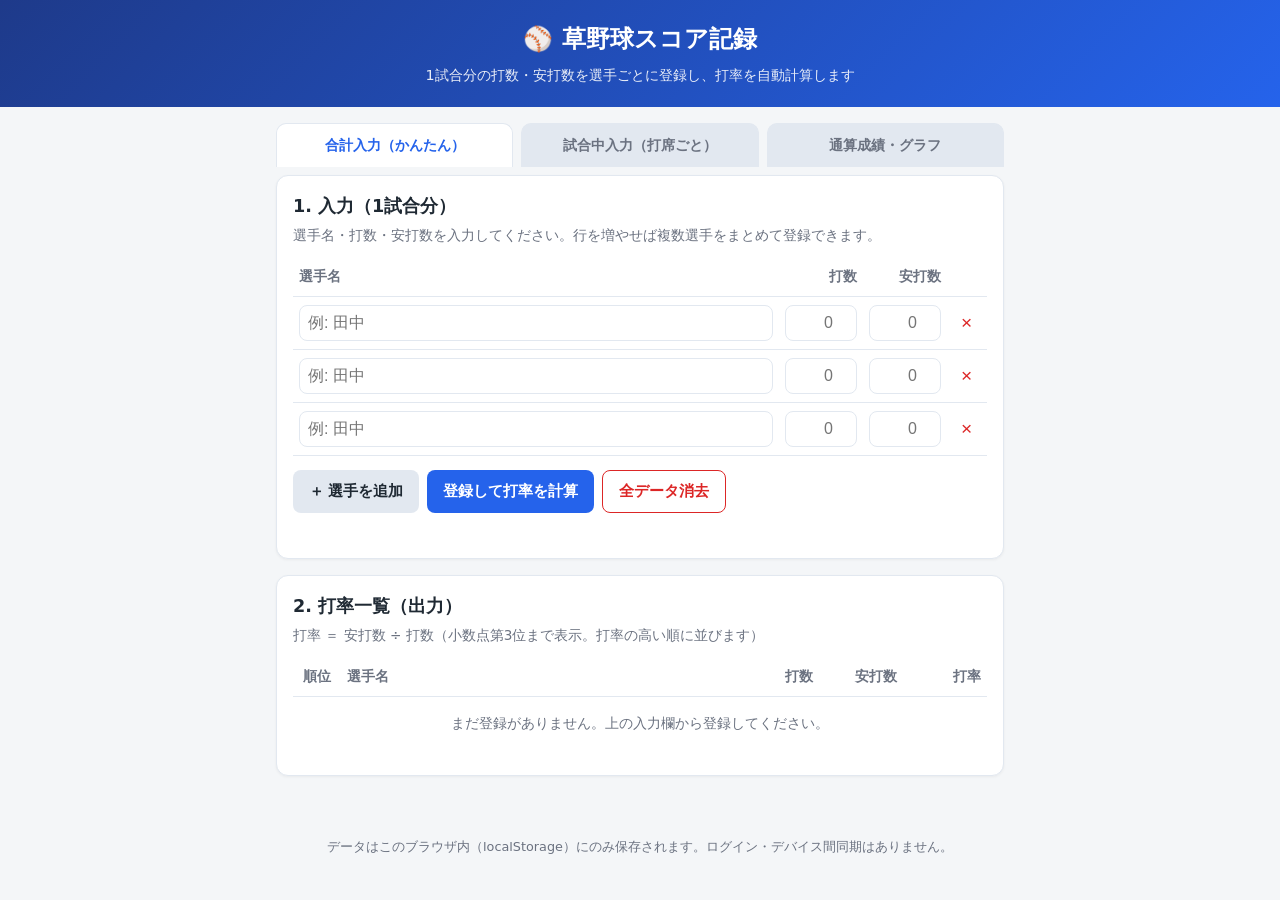
<file: index.html>
<!DOCTYPE html>
<html lang="ja">
<head>
  <meta charset="UTF-8">
  <meta name="viewport" content="width=device-width, initial-scale=1.0">
  <title>草野球スコア記録</title>
  <link rel="stylesheet" href="style.css">
</head>
<body>
  <header>
    <h1>⚾ 草野球スコア記録</h1>
    <p class="subtitle">1試合分の打数・安打数を選手ごとに登録し、打率を自動計算します</p>
  </header>

  <nav class="nav">
    <a href="index.html" class="nav-link active">合計入力（かんたん）</a>
    <a href="game.html" class="nav-link">試合中入力（打席ごと）</a>
    <a href="total.html" class="nav-link">通算成績・グラフ</a>
  </nav>

  <main>
    <!-- 入力エリア -->
    <section class="card" aria-labelledby="input-title">
      <h2 id="input-title">1. 入力（1試合分）</h2>
      <p class="hint">選手名・打数・安打数を入力してください。行を増やせば複数選手をまとめて登録できます。</p>

      <div class="table-wrap">
        <table id="input-table">
          <thead>
            <tr>
              <th class="col-name">選手名</th>
              <th class="col-num">打数</th>
              <th class="col-num">安打数</th>
              <th class="col-del"><span class="sr-only">削除</span></th>
            </tr>
          </thead>
          <tbody id="input-body">
            <!-- JSで行を生成 -->
          </tbody>
        </table>
      </div>

      <div class="actions">
        <button type="button" id="add-row" class="btn btn-sub">＋ 選手を追加</button>
        <button type="button" id="register" class="btn btn-main">登録して打率を計算</button>
        <button type="button" id="clear-all" class="btn btn-danger">全データ消去</button>
      </div>

      <p id="message" class="message" role="alert" aria-live="polite"></p>
    </section>

    <!-- 出力エリア -->
    <section class="card" aria-labelledby="result-title">
      <h2 id="result-title">2. 打率一覧（出力）</h2>
      <p class="hint">打率 ＝ 安打数 ÷ 打数（小数点第3位まで表示。打率の高い順に並びます）</p>

      <div class="table-wrap">
        <table id="result-table">
          <thead>
            <tr>
              <th class="col-rank">順位</th>
              <th class="col-name">選手名</th>
              <th class="col-num">打数</th>
              <th class="col-num">安打数</th>
              <th class="col-num">打率</th>
            </tr>
          </thead>
          <tbody id="result-body">
            <!-- JSで行を生成 -->
          </tbody>
          <tfoot id="result-foot">
            <!-- チーム合計 -->
          </tfoot>
        </table>
      </div>

      <p id="empty-note" class="hint empty-note">まだ登録がありません。上の入力欄から登録してください。</p>
    </section>
  </main>

  <footer>
    <p>データはこのブラウザ内（localStorage）にのみ保存されます。ログイン・デバイス間同期はありません。</p>
  </footer>

  <script src="app.js"></script>
</body>
</html>
</file>
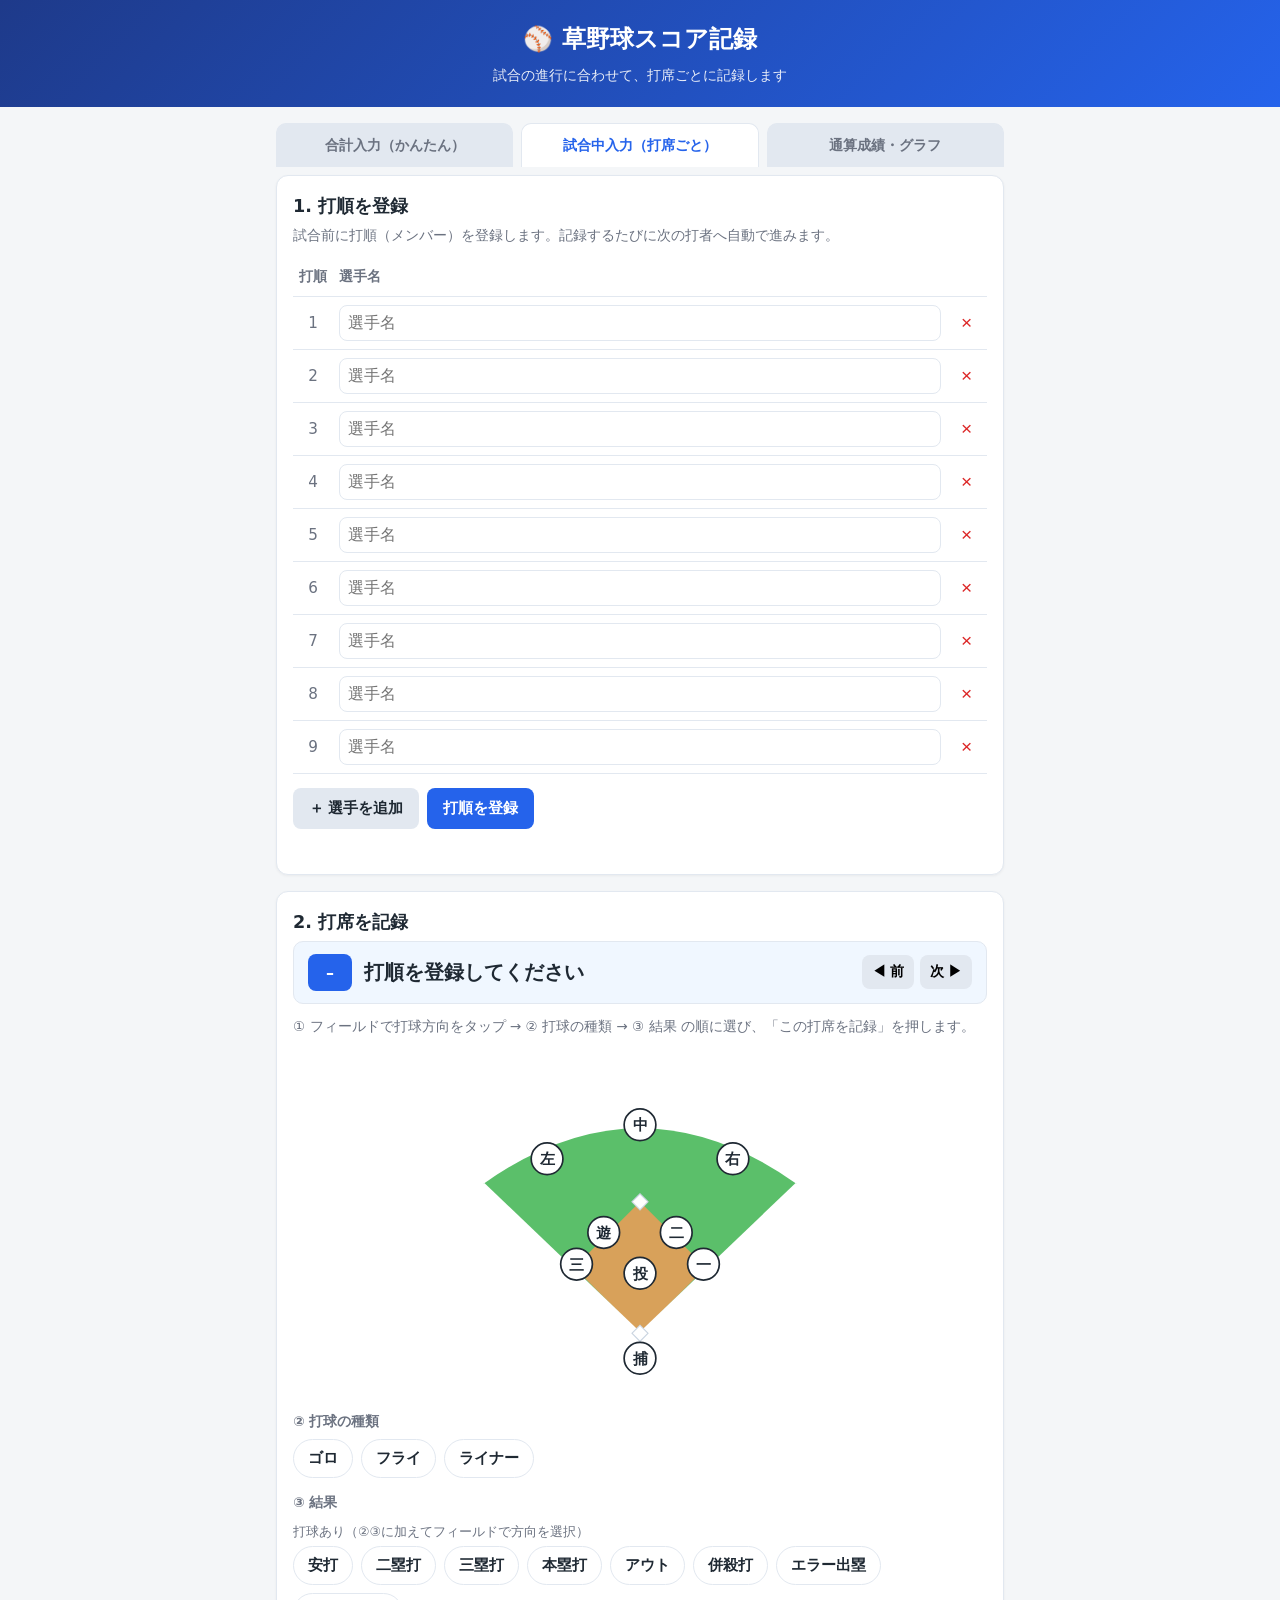
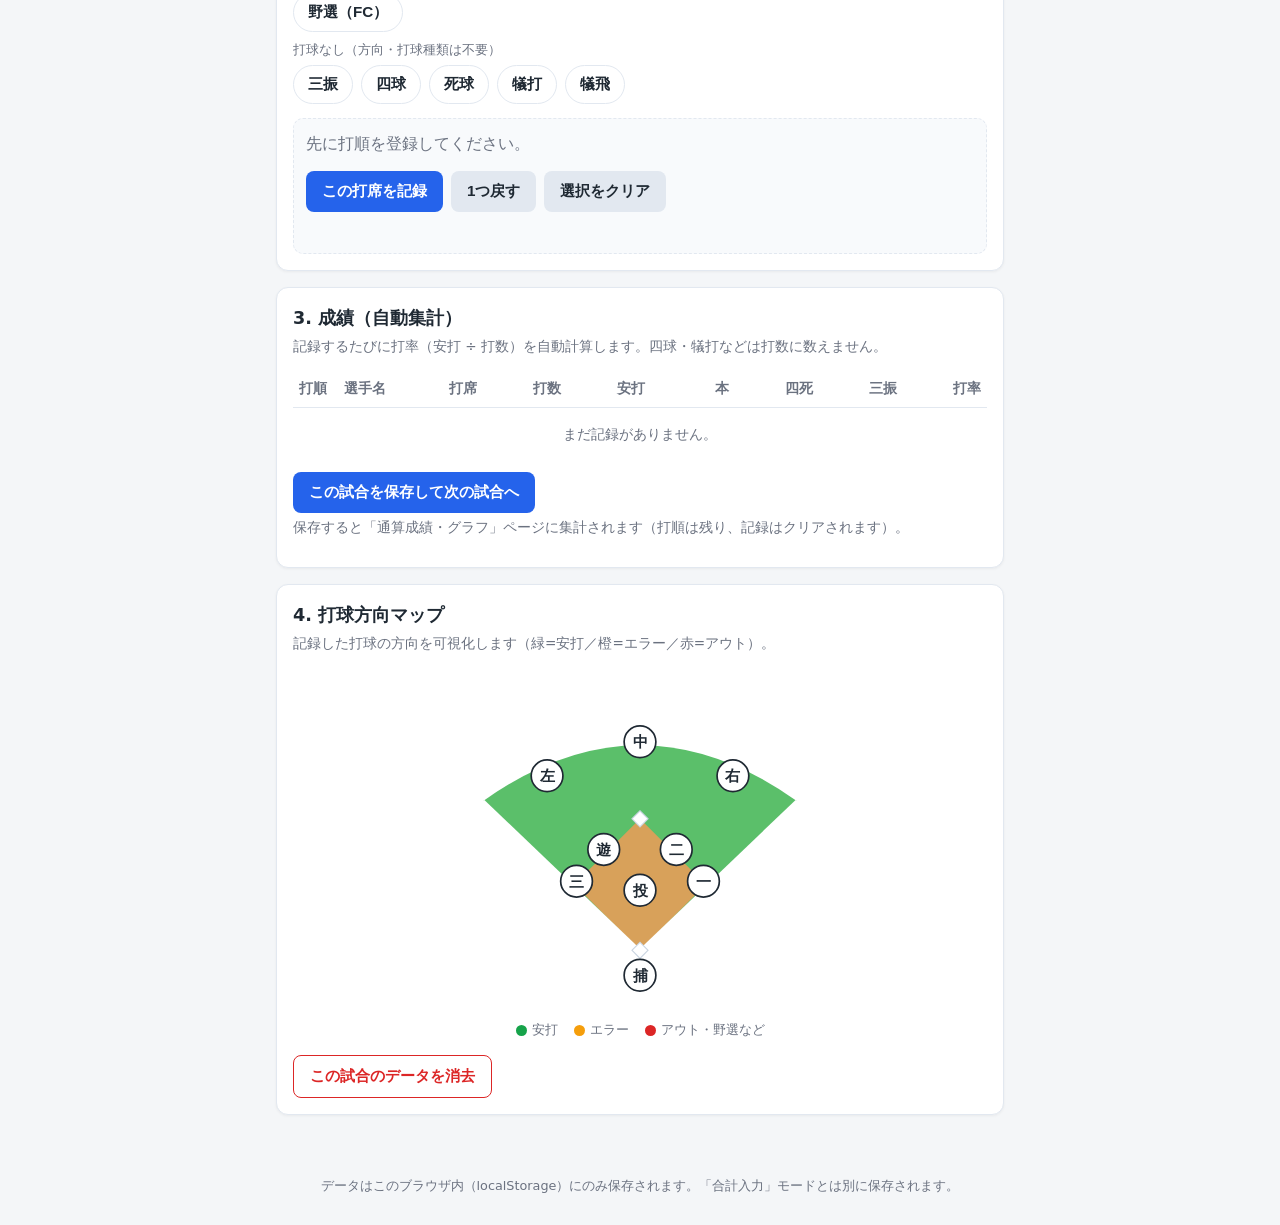
<file: game.html>
<!DOCTYPE html>
<html lang="ja">
<head>
  <meta charset="UTF-8">
  <meta name="viewport" content="width=device-width, initial-scale=1.0">
  <title>草野球スコア記録 — 試合中入力</title>
  <link rel="stylesheet" href="style.css">
  <link rel="stylesheet" href="game.css">
</head>
<body>
  <header>
    <h1>⚾ 草野球スコア記録</h1>
    <p class="subtitle">試合の進行に合わせて、打席ごとに記録します</p>
  </header>

  <nav class="nav">
    <a href="index.html" class="nav-link">合計入力（かんたん）</a>
    <a href="game.html" class="nav-link active">試合中入力（打席ごと）</a>
    <a href="total.html" class="nav-link">通算成績・グラフ</a>
  </nav>

  <main>
    <!-- 打順登録 -->
    <section class="card" aria-labelledby="lineup-title">
      <h2 id="lineup-title">1. 打順を登録</h2>
      <p class="hint">試合前に打順（メンバー）を登録します。記録するたびに次の打者へ自動で進みます。</p>
      <div class="table-wrap">
        <table>
          <thead>
            <tr><th class="ln-order">打順</th><th>選手名</th><th class="col-del"><span class="sr-only">削除</span></th></tr>
          </thead>
          <tbody id="lineup-body"></tbody>
        </table>
      </div>
      <div class="actions">
        <button type="button" id="add-lineup" class="btn btn-sub">＋ 選手を追加</button>
        <button type="button" id="save-lineup" class="btn btn-main">打順を登録</button>
      </div>
      <p id="lineup-msg" class="message" role="alert" aria-live="polite"></p>
    </section>

    <!-- 試合中入力 -->
    <section class="card" aria-labelledby="input-title">
      <h2 id="input-title">2. 打席を記録</h2>

      <div id="current-batter" class="current-batter">
        <span class="order">–</span>
        <span class="name">打順を登録してください</span>
        <span class="nav-batter">
          <button type="button" id="prev-batter" class="btn-mini">◀ 前</button>
          <button type="button" id="next-batter" class="btn-mini">次 ▶</button>
        </span>
      </div>

      <p class="hint">① フィールドで打球方向をタップ → ② 打球の種類 → ③ 結果 の順に選び、「この打席を記録」を押します。</p>

      <div class="field-wrap">
        <div id="field"></div>
      </div>

      <div class="choice-group">
        <div class="label">② 打球の種類</div>
        <div class="choices" id="ball-types">
          <button type="button" class="chip" data-ball="ゴロ">ゴロ</button>
          <button type="button" class="chip" data-ball="フライ">フライ</button>
          <button type="button" class="chip" data-ball="ライナー">ライナー</button>
        </div>
      </div>

      <div class="choice-group">
        <div class="label">③ 結果</div>
        <div class="result-block">
          <div class="sub-label">打球あり（②③に加えてフィールドで方向を選択）</div>
          <div class="choices">
            <button type="button" class="chip hit" data-result="安打">安打</button>
            <button type="button" class="chip hit" data-result="二塁打">二塁打</button>
            <button type="button" class="chip hit" data-result="三塁打">三塁打</button>
            <button type="button" class="chip hit" data-result="本塁打">本塁打</button>
            <button type="button" class="chip out" data-result="アウト">アウト</button>
            <button type="button" class="chip out" data-result="併殺">併殺打</button>
            <button type="button" class="chip out" data-result="エラー">エラー出塁</button>
            <button type="button" class="chip out" data-result="野選">野選（FC）</button>
          </div>
          <div class="sub-label">打球なし（方向・打球種類は不要）</div>
          <div class="choices">
            <button type="button" class="chip out" data-result="三振">三振</button>
            <button type="button" class="chip" data-result="四球">四球</button>
            <button type="button" class="chip" data-result="死球">死球</button>
            <button type="button" class="chip" data-result="犠打">犠打</button>
            <button type="button" class="chip" data-result="犠飛">犠飛</button>
          </div>
        </div>
      </div>

      <div class="selection-bar">
        <div class="summary" id="selection-summary"><span class="muted">まだ選択されていません。</span></div>
        <div class="actions">
          <button type="button" id="record" class="btn btn-main">この打席を記録</button>
          <button type="button" id="undo" class="btn btn-sub">1つ戻す</button>
          <button type="button" id="clear-selection" class="btn btn-sub">選択をクリア</button>
        </div>
        <p id="record-msg" class="message" role="alert" aria-live="polite"></p>
      </div>
    </section>

    <!-- 成績（打率一覧） -->
    <section class="card" aria-labelledby="stats-title">
      <h2 id="stats-title">3. 成績（自動集計）</h2>
      <p class="hint">記録するたびに打率（安打 ÷ 打数）を自動計算します。四球・犠打などは打数に数えません。</p>
      <div class="table-wrap">
        <table id="stats-table">
          <thead>
            <tr>
              <th class="ln-order">打順</th>
              <th>選手名</th>
              <th class="col-num">打席</th>
              <th class="col-num">打数</th>
              <th class="col-num">安打</th>
              <th class="col-num">本</th>
              <th class="col-num">四死</th>
              <th class="col-num">三振</th>
              <th class="col-num">打率</th>
            </tr>
          </thead>
          <tbody id="stats-body"></tbody>
          <tfoot id="stats-foot"></tfoot>
        </table>
      </div>
      <p id="stats-empty" class="hint empty-note">まだ記録がありません。</p>
      <div class="actions">
        <button type="button" id="save-game" class="btn btn-main">この試合を保存して次の試合へ</button>
      </div>
      <p class="hint">保存すると「通算成績・グラフ」ページに集計されます（打順は残り、記録はクリアされます）。</p>
    </section>

    <!-- 打球方向マップ -->
    <section class="card" aria-labelledby="spray-title">
      <h2 id="spray-title">4. 打球方向マップ</h2>
      <p class="hint">記録した打球の方向を可視化します（緑=安打／橙=エラー／赤=アウト）。</p>
      <div class="field-wrap">
        <div id="spray-field" class="field-static"></div>
      </div>
      <div class="legend">
        <span><i class="dot-legend dot-hit"></i>安打</span>
        <span><i class="dot-legend dot-err"></i>エラー</span>
        <span><i class="dot-legend dot-out"></i>アウト・野選など</span>
      </div>
      <div class="actions">
        <button type="button" id="clear-game" class="btn btn-danger">この試合のデータを消去</button>
      </div>
    </section>
  </main>

  <footer>
    <p>データはこのブラウザ内（localStorage）にのみ保存されます。「合計入力」モードとは別に保存されます。</p>
  </footer>

  <script src="game.js"></script>
</body>
</html>
</file>
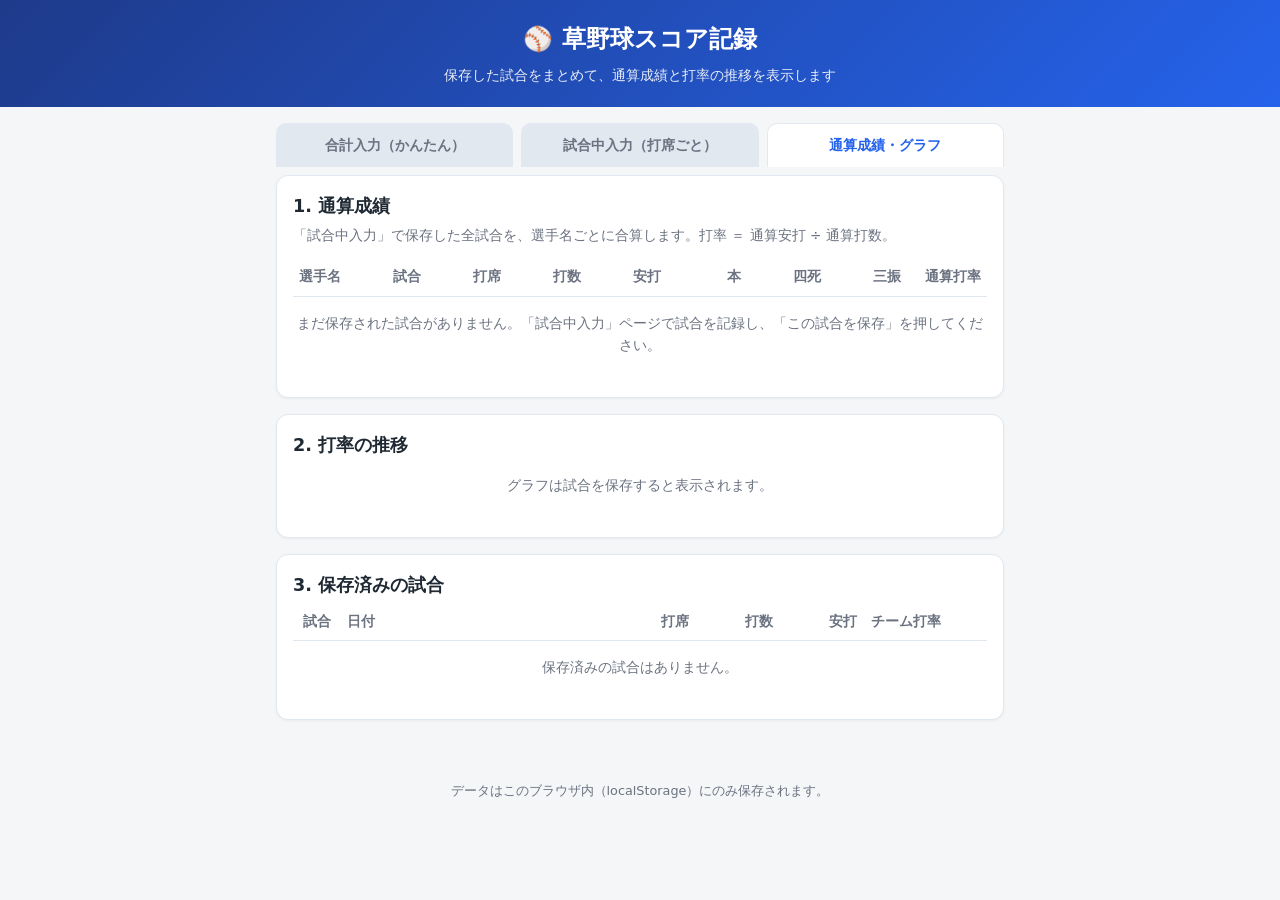
<file: total.html>
<!DOCTYPE html>
<html lang="ja">
<head>
  <meta charset="UTF-8">
  <meta name="viewport" content="width=device-width, initial-scale=1.0">
  <title>草野球スコア記録 — 通算成績・グラフ</title>
  <link rel="stylesheet" href="style.css">
  <link rel="stylesheet" href="total.css">
</head>
<body>
  <header>
    <h1>⚾ 草野球スコア記録</h1>
    <p class="subtitle">保存した試合をまとめて、通算成績と打率の推移を表示します</p>
  </header>

  <nav class="nav">
    <a href="index.html" class="nav-link">合計入力（かんたん）</a>
    <a href="game.html" class="nav-link">試合中入力（打席ごと）</a>
    <a href="total.html" class="nav-link active">通算成績・グラフ</a>
  </nav>

  <main>
    <!-- 通算成績 -->
    <section class="card" aria-labelledby="career-title">
      <h2 id="career-title">1. 通算成績</h2>
      <p class="hint">「試合中入力」で保存した全試合を、選手名ごとに合算します。打率 ＝ 通算安打 ÷ 通算打数。</p>
      <div class="table-wrap">
        <table id="career-table">
          <thead>
            <tr>
              <th>選手名</th>
              <th class="col-num">試合</th>
              <th class="col-num">打席</th>
              <th class="col-num">打数</th>
              <th class="col-num">安打</th>
              <th class="col-num">本</th>
              <th class="col-num">四死</th>
              <th class="col-num">三振</th>
              <th class="col-num">通算打率</th>
            </tr>
          </thead>
          <tbody id="career-body"></tbody>
          <tfoot id="career-foot"></tfoot>
        </table>
      </div>
      <p id="career-empty" class="hint empty-note">まだ保存された試合がありません。「試合中入力」ページで試合を記録し、「この試合を保存」を押してください。</p>
    </section>

    <!-- 打率推移グラフ -->
    <section class="card" aria-labelledby="chart-title">
      <h2 id="chart-title">2. 打率の推移</h2>
      <div class="chart-controls">
        <label for="chart-target" class="hint">表示対象：</label>
        <select id="chart-target">
          <option value="">チーム全体</option>
        </select>
      </div>
      <div class="chart-legend" id="chart-legend">
        <span><i class="key key-game"></i>その試合の打率</span>
        <span><i class="key key-career"></i>通算打率（累積）</span>
      </div>
      <div id="chart" class="chart-area"></div>
      <div id="chart-tooltip" class="chart-tooltip" hidden></div>
      <p id="chart-empty" class="hint empty-note">グラフは試合を保存すると表示されます。</p>
    </section>

    <!-- 保存済みの試合 -->
    <section class="card" aria-labelledby="games-title">
      <h2 id="games-title">3. 保存済みの試合</h2>
      <div class="table-wrap">
        <table id="games-table">
          <thead>
            <tr>
              <th class="col-rank">試合</th>
              <th>日付</th>
              <th class="col-num">打席</th>
              <th class="col-num">打数</th>
              <th class="col-num">安打</th>
              <th class="col-num">チーム打率</th>
              <th class="col-del"><span class="sr-only">削除</span></th>
            </tr>
          </thead>
          <tbody id="games-body"></tbody>
        </table>
      </div>
      <p id="games-empty" class="hint empty-note">保存済みの試合はありません。</p>
    </section>
  </main>

  <footer>
    <p>データはこのブラウザ内（localStorage）にのみ保存されます。</p>
  </footer>

  <script src="total.js"></script>
</body>
</html>
</file>
<file: style.css>
:root {
  --bg: #f4f6f8;
  --card: #ffffff;
  --ink: #1f2933;
  --muted: #6b7280;
  --line: #e2e8f0;
  --main: #2563eb;
  --main-dark: #1d4ed8;
  --sub: #64748b;
  --danger: #dc2626;
  --accent: #f0f7ff;
}

* { box-sizing: border-box; }

body {
  margin: 0;
  font-family: system-ui, "Hiragino Sans", "Yu Gothic", "Meiryo", sans-serif;
  background: var(--bg);
  color: var(--ink);
  line-height: 1.6;
}

header {
  background: linear-gradient(135deg, #1e3a8a, #2563eb);
  color: #fff;
  padding: 20px 16px;
  text-align: center;
}

header h1 { margin: 0; font-size: 1.5rem; }
.subtitle { margin: 6px 0 0; font-size: 0.9rem; opacity: 0.9; }

main {
  max-width: 760px;
  margin: 0 auto;
  padding: 16px;
}

.card {
  background: var(--card);
  border: 1px solid var(--line);
  border-radius: 12px;
  padding: 16px;
  margin-bottom: 16px;
  box-shadow: 0 1px 3px rgba(0, 0, 0, 0.05);
}

.card h2 { margin: 0 0 4px; font-size: 1.1rem; }
.hint { color: var(--muted); font-size: 0.85rem; margin: 4px 0 12px; }

.table-wrap { overflow-x: auto; }

table {
  width: 100%;
  border-collapse: collapse;
  font-size: 0.95rem;
}

th, td {
  border-bottom: 1px solid var(--line);
  padding: 8px 6px;
  text-align: left;
}

th { color: var(--muted); font-weight: 600; font-size: 0.85rem; }

.col-num { text-align: right; width: 84px; }
th.col-num { text-align: right; }
.col-del { width: 40px; }
.col-rank { width: 48px; text-align: center; }
td.col-rank { text-align: center; color: var(--muted); }

input[type="text"],
input[type="number"] {
  width: 100%;
  padding: 8px;
  border: 1px solid var(--line);
  border-radius: 8px;
  font-size: 1rem;
  background: #fff;
}
input[type="number"] { text-align: right; }
input:focus { outline: 2px solid var(--main); border-color: var(--main); }

.actions {
  display: flex;
  flex-wrap: wrap;
  gap: 8px;
  margin-top: 14px;
}

.btn {
  border: none;
  border-radius: 8px;
  padding: 10px 16px;
  font-size: 0.95rem;
  cursor: pointer;
  font-weight: 600;
}
.btn-main { background: var(--main); color: #fff; }
.btn-main:hover { background: var(--main-dark); }
.btn-sub { background: #e2e8f0; color: var(--ink); }
.btn-sub:hover { background: #cbd5e1; }
.btn-danger { background: #fff; color: var(--danger); border: 1px solid var(--danger); }
.btn-danger:hover { background: #fef2f2; }

.btn-del {
  background: transparent;
  border: none;
  color: var(--danger);
  font-size: 1.2rem;
  cursor: pointer;
  line-height: 1;
  padding: 4px 8px;
}
.btn-del:hover { color: #991b1b; }

.message {
  margin: 12px 0 0;
  font-size: 0.9rem;
  min-height: 1.2em;
}
.message.error { color: var(--danger); }
.message.ok { color: #15803d; }

#result-table td.col-num { font-variant-numeric: tabular-nums; }
.avg { font-weight: 700; color: var(--main); }
.avg-na { color: var(--muted); font-weight: 400; }

tfoot td {
  font-weight: 700;
  border-top: 2px solid var(--line);
  background: var(--accent);
}

.empty-note { text-align: center; padding: 12px 0; }

footer {
  text-align: center;
  color: var(--muted);
  font-size: 0.8rem;
  padding: 16px;
}

.sr-only {
  position: absolute;
  width: 1px; height: 1px;
  padding: 0; margin: -1px;
  overflow: hidden; clip: rect(0, 0, 0, 0);
  white-space: nowrap; border: 0;
}

/* モード切替ナビ（合計入力 / 試合中入力 で共有） */
.nav {
  max-width: 760px;
  margin: 16px auto 0;
  padding: 0 16px;
  display: flex;
  gap: 8px;
}
.nav-link {
  flex: 1;
  text-align: center;
  padding: 10px 12px;
  border-radius: 10px 10px 0 0;
  background: #e2e8f0;
  color: var(--muted);
  text-decoration: none;
  font-weight: 600;
  font-size: 0.9rem;
  border: 1px solid var(--line);
  border-bottom: none;
}
.nav-link.active {
  background: var(--card);
  color: var(--main);
}
.nav + main { padding-top: 8px; }
</file>
<file: game.css>
/* 試合中入力（打席ごと）モード専用スタイル */

.current-batter {
  display: flex;
  align-items: center;
  gap: 12px;
  background: var(--accent);
  border: 1px solid var(--line);
  border-radius: 10px;
  padding: 12px 14px;
  margin-bottom: 12px;
}
.current-batter .order {
  background: var(--main);
  color: #fff;
  font-weight: 700;
  border-radius: 8px;
  padding: 6px 10px;
  min-width: 44px;
  text-align: center;
  white-space: nowrap;
}
.current-batter .name {
  font-size: 1.25rem;
  font-weight: 700;
  flex: 1;
}
.current-batter .nav-batter {
  display: flex;
  gap: 6px;
}
.btn-mini {
  background: #e2e8f0;
  border: none;
  border-radius: 8px;
  padding: 8px 10px;
  cursor: pointer;
  font-weight: 600;
  font-size: 0.85rem;
}
.btn-mini:hover { background: #cbd5e1; }

/* 野球フィールド（SVG） */
.field-wrap { text-align: center; }
.field-svg {
  width: 100%;
  max-width: 340px;
  height: auto;
  touch-action: manipulation;
}
.pos-marker { cursor: pointer; }
.pos-marker circle {
  fill: #ffffff;
  stroke: #1f2933;
  stroke-width: 1.5;
  transition: fill 0.1s;
}
.pos-marker text {
  font-size: 13px;
  font-weight: 700;
  fill: #1f2933;
  pointer-events: none;
  dominant-baseline: central;
  text-anchor: middle;
}
.pos-marker.sel circle { fill: var(--main); stroke: var(--main-dark); }
.pos-marker.sel text { fill: #ffffff; }
.field-static .pos-marker { cursor: default; }

/* 選択肢ボタン群 */
.choice-group { margin: 14px 0; }
.choice-group > .label {
  font-size: 0.85rem;
  color: var(--muted);
  font-weight: 600;
  margin-bottom: 6px;
}
.choices { display: flex; flex-wrap: wrap; gap: 8px; }
.chip {
  border: 1px solid var(--line);
  background: #fff;
  border-radius: 999px;
  padding: 8px 14px;
  cursor: pointer;
  font-size: 0.95rem;
  font-weight: 600;
  color: var(--ink);
}
.chip:hover { background: #f1f5f9; }
.chip.sel { background: var(--main); color: #fff; border-color: var(--main-dark); }
.chip.hit.sel { background: #16a34a; border-color: #15803d; }
.chip.out.sel { background: #dc2626; border-color: #b91c1c; }

.result-block { margin-top: 6px; }
.result-block .sub-label {
  font-size: 0.8rem;
  color: var(--muted);
  margin: 8px 0 4px;
}

/* 選択中サマリー＋記録ボタン */
.selection-bar {
  margin-top: 14px;
  padding: 12px;
  border: 1px dashed var(--line);
  border-radius: 10px;
  background: #f8fafc;
}
.selection-bar .summary { font-weight: 700; margin-bottom: 10px; min-height: 1.4em; }
.selection-bar .summary .muted { color: var(--muted); font-weight: 400; }

/* 打球方向マップ（スプレーチャート）凡例 */
.legend { display: flex; gap: 16px; justify-content: center; flex-wrap: wrap; font-size: 0.8rem; color: var(--muted); margin-top: 6px; }
.legend span { display: inline-flex; align-items: center; gap: 5px; }
.dot-legend { width: 11px; height: 11px; border-radius: 50%; display: inline-block; }
.dot-hit { background: #16a34a; }
.dot-err { background: #f59e0b; }
.dot-out { background: #dc2626; }

.spray-dot { stroke: #ffffff; stroke-width: 1; }

/* 打順エディタ */
#lineup-body .ln-order { text-align: center; color: var(--muted); width: 40px; }
</file>
<file: total.css>
/* 通算成績・グラフページ専用スタイル */

/* 1列目（選手名・第n戦）は折り返さない */
#career-table th:first-child, #career-table td:first-child,
#games-table th:first-child, #games-table td:first-child {
  white-space: nowrap;
}

.chart-controls {
  display: flex;
  align-items: center;
  gap: 8px;
  margin-bottom: 8px;
}
.chart-controls .hint { margin: 0; }
#chart-target {
  padding: 8px 10px;
  border: 1px solid var(--line);
  border-radius: 8px;
  font-size: 0.95rem;
  background: #fff;
}

/* 凡例: 系列色はテキストではなくチップに載せる */
.chart-legend {
  display: flex;
  gap: 18px;
  flex-wrap: wrap;
  font-size: 0.85rem;
  color: var(--muted);
  margin-bottom: 4px;
}
.chart-legend span { display: inline-flex; align-items: center; gap: 6px; }
.key { display: inline-block; width: 18px; height: 0; border-top-width: 3px; border-top-style: solid; border-radius: 2px; }
.key-game { border-top-color: #2563eb; }
.key-career { border-top-color: #1baf7a; border-top-style: dashed; }

.chart-area { position: relative; }
.chart-area svg { width: 100%; height: auto; display: block; }

/* グリッドは控えめなヘアライン、軸ラベルはミュート色 */
.chart-grid { stroke: #e8ecf2; stroke-width: 1; }
.chart-axis-text { fill: #8a94a3; font-size: 11px; }
.chart-label { fill: #1f2933; font-size: 12px; font-weight: 700; }

.chart-line-game { stroke: #2563eb; stroke-width: 2; fill: none; stroke-linejoin: round; stroke-linecap: round; }
.chart-line-career { stroke: #1baf7a; stroke-width: 2; fill: none; stroke-linejoin: round; stroke-linecap: round; stroke-dasharray: 6 5; }
.chart-dot-game { fill: #2563eb; stroke: #ffffff; stroke-width: 2; }
.chart-dot-career { fill: #1baf7a; stroke: #ffffff; stroke-width: 2; }
.chart-hit { fill: transparent; cursor: pointer; }

.chart-tooltip {
  position: absolute;
  background: #1f2933;
  color: #fff;
  font-size: 0.8rem;
  padding: 6px 10px;
  border-radius: 8px;
  pointer-events: none;
  white-space: nowrap;
  z-index: 10;
  transform: translate(-50%, -130%);
}
</file>
